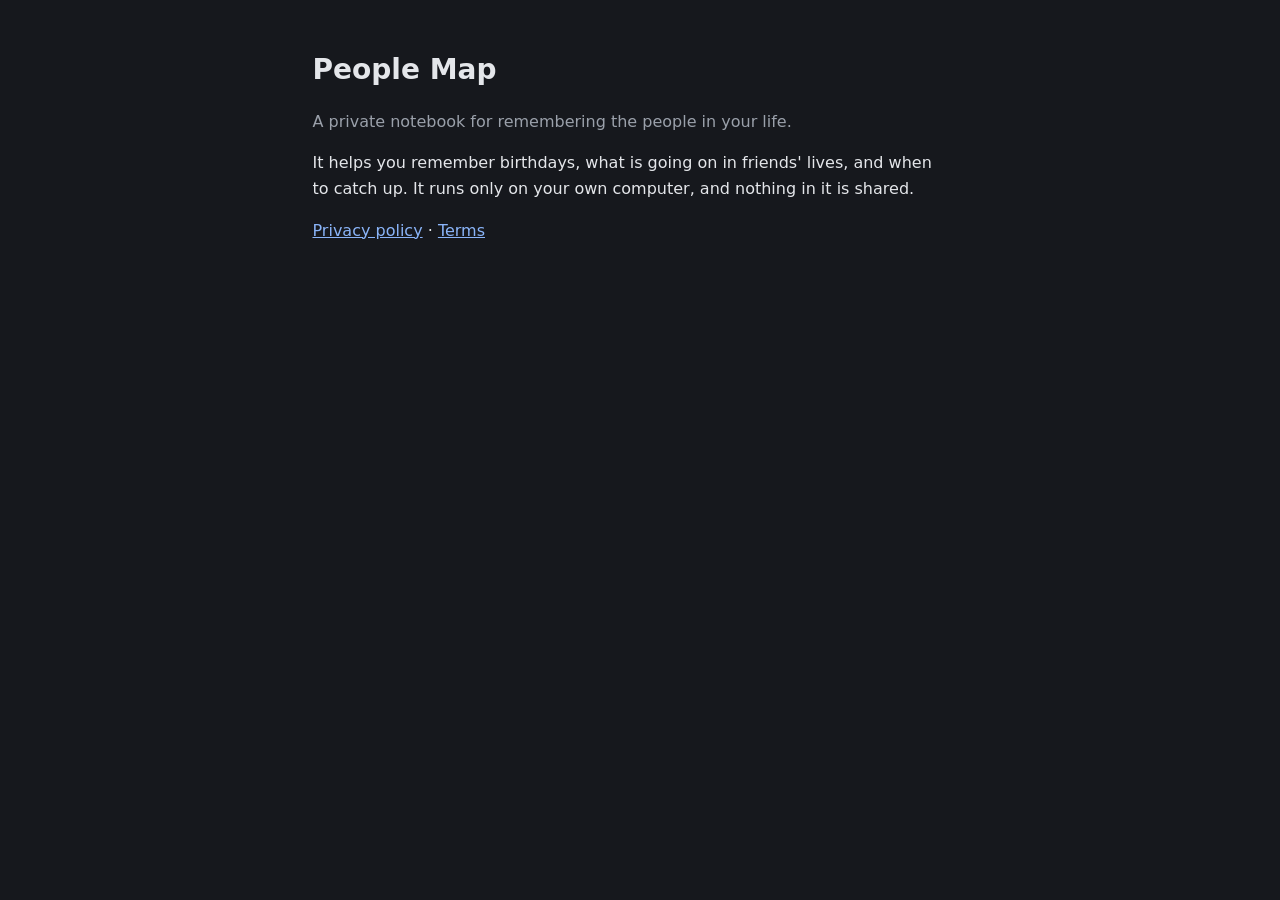
<file: index.html>
<!doctype html><html lang="en"><head><meta charset="utf-8"><meta name="viewport" content="width=device-width,initial-scale=1">
<title>People Map</title><link rel="stylesheet" href="style.css"></head><body><main>
<h1>People Map</h1>
<p class="muted">A private notebook for remembering the people in your life.</p>
<p>It helps you remember birthdays, what is going on in friends' lives, and when to catch up. It runs only on your own computer, and nothing in it is shared.</p>
<p><a href="privacy.html">Privacy policy</a> · <a href="terms.html">Terms</a></p>
</main></body></html>
</file>
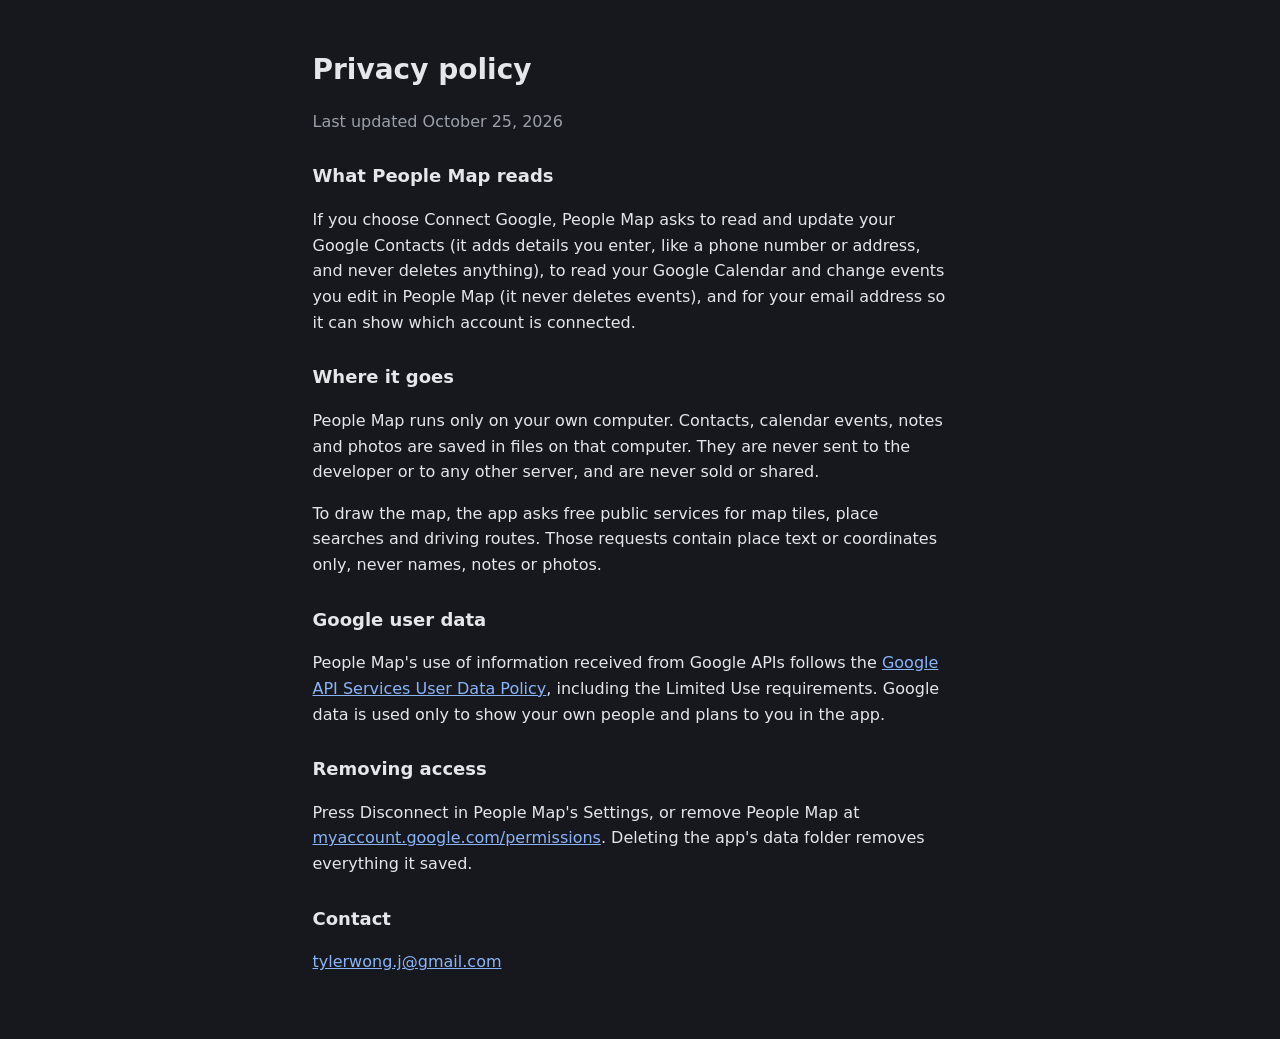
<file: privacy.html>
<!doctype html><html lang="en"><head><meta charset="utf-8"><meta name="viewport" content="width=device-width,initial-scale=1">
<title>People Map Privacy</title><link rel="stylesheet" href="style.css"></head><body><main>
<h1>Privacy policy</h1>
<p class="muted">Last updated October 25, 2026</p>
<h2>What People Map reads</h2>
<p>If you choose Connect Google, People Map asks to read and update your Google Contacts (it adds details you enter, like a phone number or address, and never deletes anything), to read your Google Calendar and change events you edit in People Map (it never deletes events), and for your email address so it can show which account is connected.</p>
<h2>Where it goes</h2>
<p>People Map runs only on your own computer. Contacts, calendar events, notes and photos are saved in files on that computer. They are never sent to the developer or to any other server, and are never sold or shared.</p>
<p>To draw the map, the app asks free public services for map tiles, place searches and driving routes. Those requests contain place text or coordinates only, never names, notes or photos.</p>
<h2>Google user data</h2>
<p>People Map's use of information received from Google APIs follows the <a href="https://developers.google.com/terms/api-services-user-data-policy">Google API Services User Data Policy</a>, including the Limited Use requirements. Google data is used only to show your own people and plans to you in the app.</p>
<h2>Removing access</h2>
<p>Press Disconnect in People Map's Settings, or remove People Map at <a href="https://myaccount.google.com/permissions">myaccount.google.com/permissions</a>. Deleting the app's data folder removes everything it saved.</p>
<h2>Contact</h2>
<p><a href="mailto:tylerwong.j@gmail.com">tylerwong.j@gmail.com</a></p>
</main></body></html>
</file>
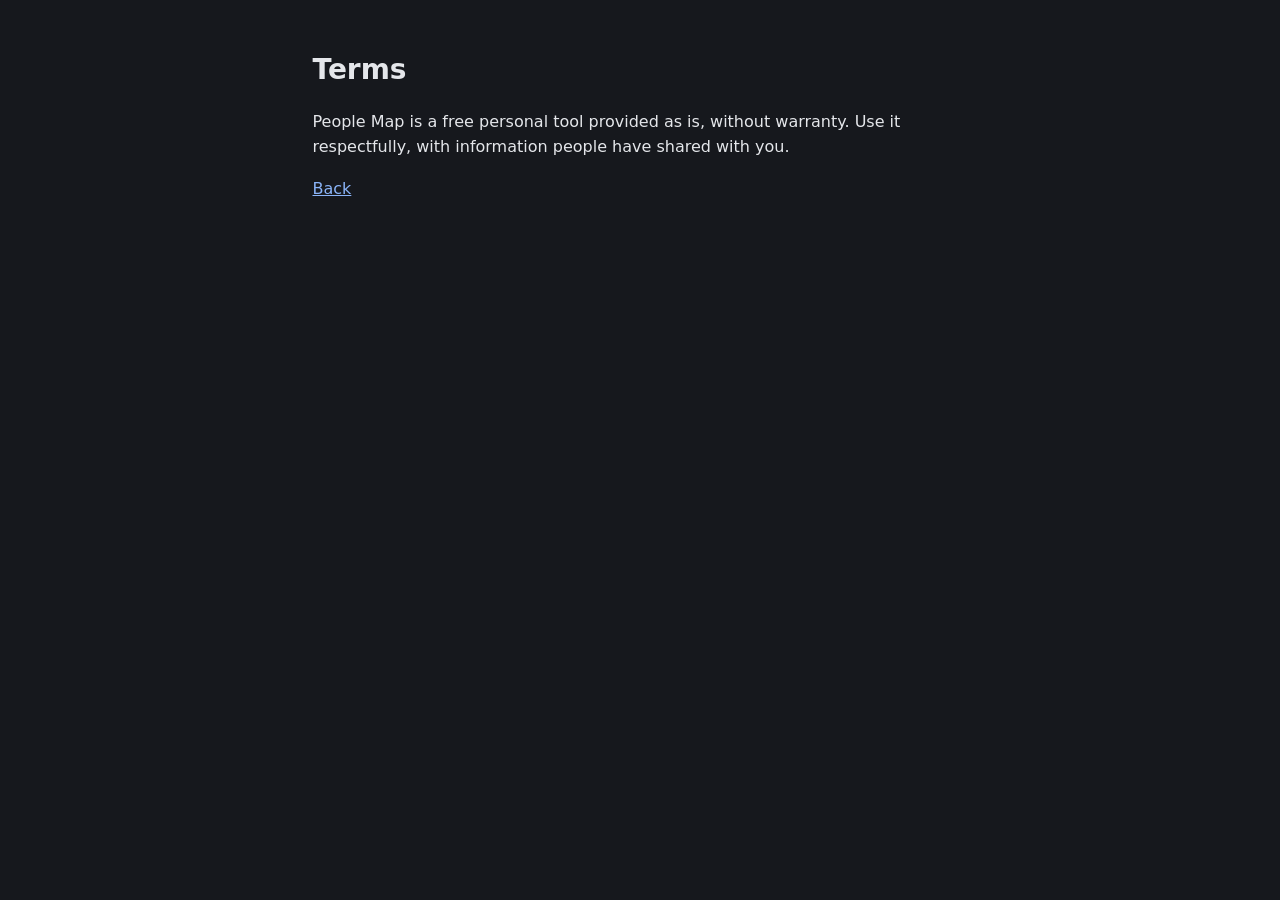
<file: terms.html>
<!doctype html><html lang="en"><head><meta charset="utf-8"><meta name="viewport" content="width=device-width,initial-scale=1">
<title>People Map Terms</title><link rel="stylesheet" href="style.css"></head><body><main>
<h1>Terms</h1>
<p>People Map is a free personal tool provided as is, without warranty. Use it respectfully, with information people have shared with you.</p>
<p><a href="index.html">Back</a></p>
</main></body></html>
</file>
<file: style.css>
:root{color-scheme:dark;--bg:#16181d;--fg:#e4e6ea;--muted:#9aa0aa;--link:#8ab4f8}
html{scrollbar-gutter:stable}
body{margin:0;background:var(--bg);color:var(--fg);font:16px/1.6 system-ui,-apple-system,"Segoe UI",Roboto,sans-serif}
main{max-width:640px;margin:0 auto;padding:48px 16px}
h1{font-size:28px;margin:0 0 8px}h2{font-size:18px;margin:28px 0 6px}
p,li{color:var(--fg)}.muted{color:var(--muted)}a{color:var(--link)}
</file>
